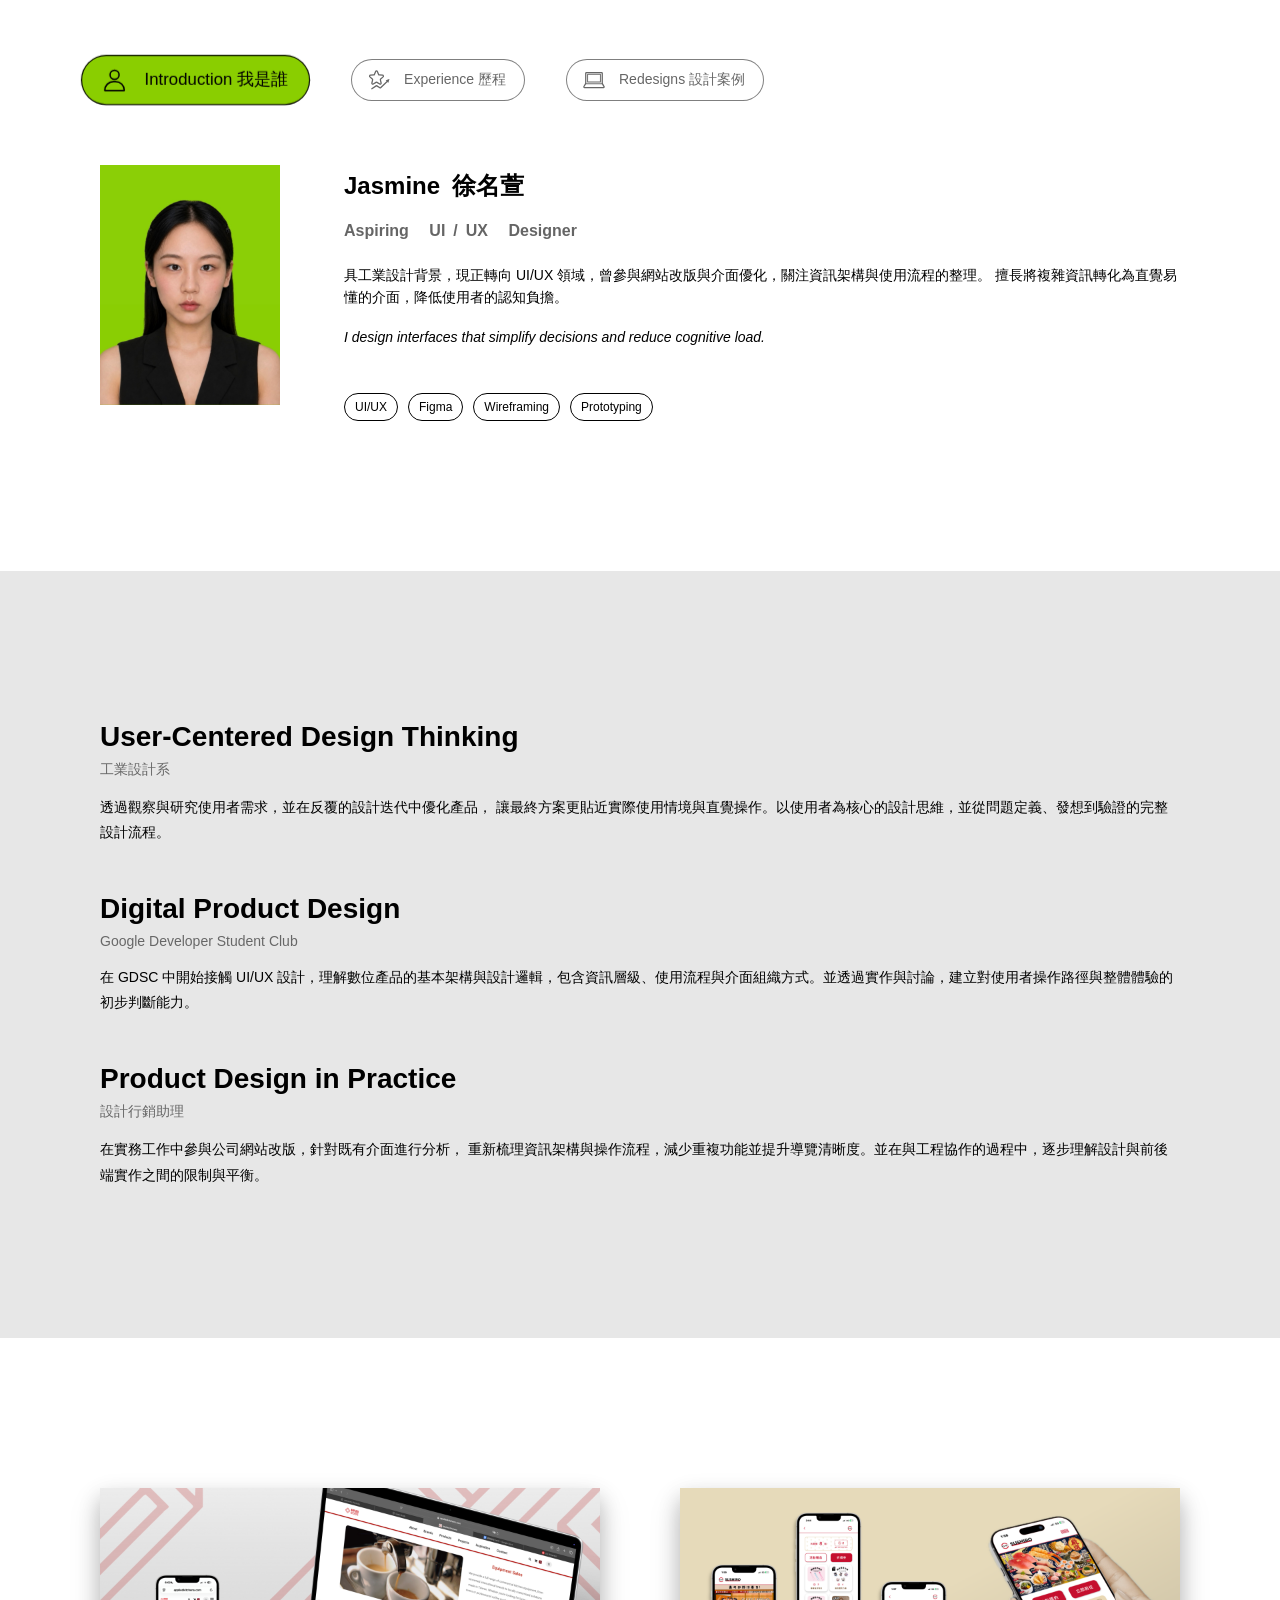
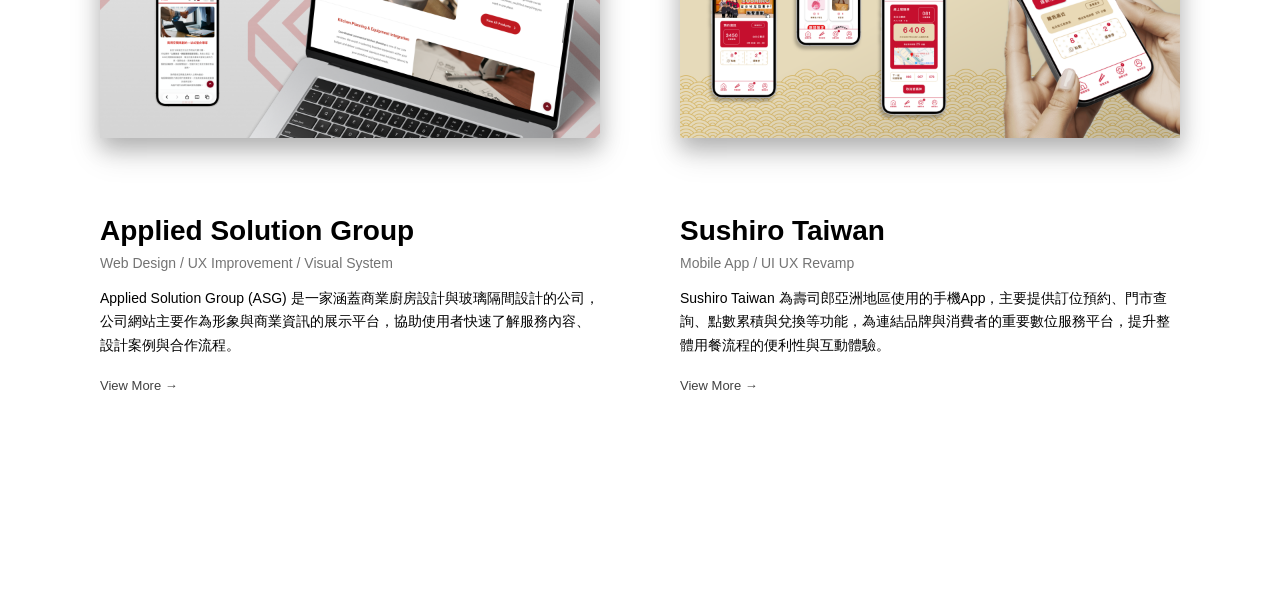
<file: index.html>
<!DOCTYPE html>
<html lang="zh-Hant">
    
<head>
  <meta charset="UTF-8">
  <meta name="viewport" content="width=device-width, initial-scale=1.0">
  <title>Jasmine's Portfolio</title>
  <link rel="stylesheet" href="style.css">
</head>

<body>
  <!-- 上方固定導航 -->
  <nav class="side-nav">
    <a href="#section1" class="nav-item">
      <span class="btn-icon">
        <img src="images/intro.svg" alt="">
      </span>
      <span class="text">Introduction 我是誰</span>
    </a>
    <a href="#section2" class="nav-item">
      <span class="btn-icon">
        <img src="images/exp.svg" alt="">
      </span>
      <span class="text">Experience 歷程</span>
    </a>
    <a href="#section3" class="nav-item">
      <span class="btn-icon">
        <img src="images/case.svg" alt="">
      </span>
      <span class="text">Redesigns 設計案例</span>
    </a>
  </nav>

  <!-- 內容區 -->
  <main>
    <section id="section1" class="section intro">

      <div class="intro-container">

      <!-- 中間profile pic -->
      <div class="profile">
        <img src="images/profile.jpg" class="intro-photo">
      </div>

      <!-- 最右文字區 -->
      <div class="intro-content">
        <h1 class="intro-title">Jasmine&ensp;徐名萱</h1>
        <h2 class="intro-subtitle">Aspiring &emsp;UI&ensp;/&ensp;UX &emsp;Designer</h2>
        <p class="intro-text">
          具工業設計背景，現正轉向 UI/UX 領域，曾參與網站改版與介面優化，關注資訊架構與使用流程的整理。
          擅長將複雜資訊轉化為直覺易懂的介面，降低使用者的認知負擔。
        </p>
        <p class="intro-mantra">
          I design interfaces that simplify decisions and reduce cognitive load.
        </p>
        <div class="intro-skills">
          <span>UI/UX</span>
          <span>Figma</span>
          <span>Wireframing</span>
          <span>Prototyping</span>
        </div>
      </div>

    </div>

    </section>

    <section id="section2" class="section experience">
      <div class="experience-container">

        <div class="experience-item">
          <h2 class="experience-title">User-Centered Design Thinking</h2>
          <p class="experience-subtitle">工業設計系</p>
          <p class="experience-text">透過觀察與研究使用者需求，並在反覆的設計迭代中優化產品，
讓最終方案更貼近實際使用情境與直覺操作。以使用者為核心的設計思維，並從問題定義、發想到驗證的完整設計流程。</p>
        </div>

        <div class="experience-item">
          <h2 class="experience-title">Digital Product Design</h2>
          <p class="experience-subtitle">Google Developer Student Club</p>
          <p class="experience-text">在 GDSC 中開始接觸 UI/UX 設計，理解數位產品的基本架構與設計邏輯，包含資訊層級、使用流程與介面組織方式。並透過實作與討論，建立對使用者操作路徑與整體體驗的初步判斷能力。</p>
        </div>

        <div class="experience-item">
          <h2 class="experience-title">Product Design in Practice</h2>
          <p class="experience-subtitle">設計行銷助理</p>
          <p class="experience-text">在實務工作中參與公司網站改版，針對既有介面進行分析，
重新梳理資訊架構與操作流程，減少重複功能並提升導覽清晰度。並在與工程協作的過程中，逐步理解設計與前後端實作之間的限制與平衡。</p>
        </div>

      </div>
    </section>

    <section id="section3" class="section redesigns">
      <div class="redesigns-container">

        <a href="case-website.html" class="project-card">
          <img src="./images/website-cover.png" alt="ASG" class="project-cover">

          <div class="project-info">
            <h2 class="project-title">Applied Solution Group</h2>
            <p class="project-subtitle">Web Design / UX Improvement / Visual System</p>
            <p class="project-text">Applied Solution Group (ASG) 是一家涵蓋商業廚房設計與玻璃隔間設計的公司，公司網站主要作為形象與商業資訊的展示平台，協助使用者快速了解服務內容、設計案例與合作流程。</p>
            <span class="project-link">View More →</span>
          </div>
        </a>

        <a href="case-app.html" class="project-card">
          <img src="./images/app-cover.png" alt="sushiro" class="project-cover">

          <div class="project-info">
            <h2 class="project-title">Sushiro Taiwan</h2>
            <p class="project-subtitle">Mobile App / UI UX Revamp</p>
            <p class="project-text">Sushiro Taiwan 為壽司郎亞洲地區使用的手機App，主要提供訂位預約、門市查詢、點數累積與兌換等功能，為連結品牌與消費者的重要數位服務平台，提升整體用餐流程的便利性與互動體驗。</p>
            <span class="project-link">View More →</span>
          </div>
        </a>

      </div>
    </section>

  </main>

  <script src="script.js"></script>

  <script>
  const navItems = document.querySelectorAll('.nav-item');

  navItems.forEach(item => {
    item.addEventListener('click', () => {
      navItems.forEach(btn => btn.classList.remove('active'));
      item.classList.add('active');
    });
  });

  const sections = document.querySelectorAll('section[id]');

  window.addEventListener('scroll', () => {
    let currentId = '';

    sections.forEach(section => {
      const sectionTop = section.offsetTop;
      const sectionHeight = section.offsetHeight;

      if (window.scrollY >= sectionTop - sectionHeight / 3) {
        currentId = section.getAttribute('id');
      }
    });

    navItems.forEach(item => {
      item.classList.remove('active');

      if (item.getAttribute('href') === `#${currentId}`) {
        item.classList.add('active');
      }
    });
  });
</script>

</body>


</html>
</file>
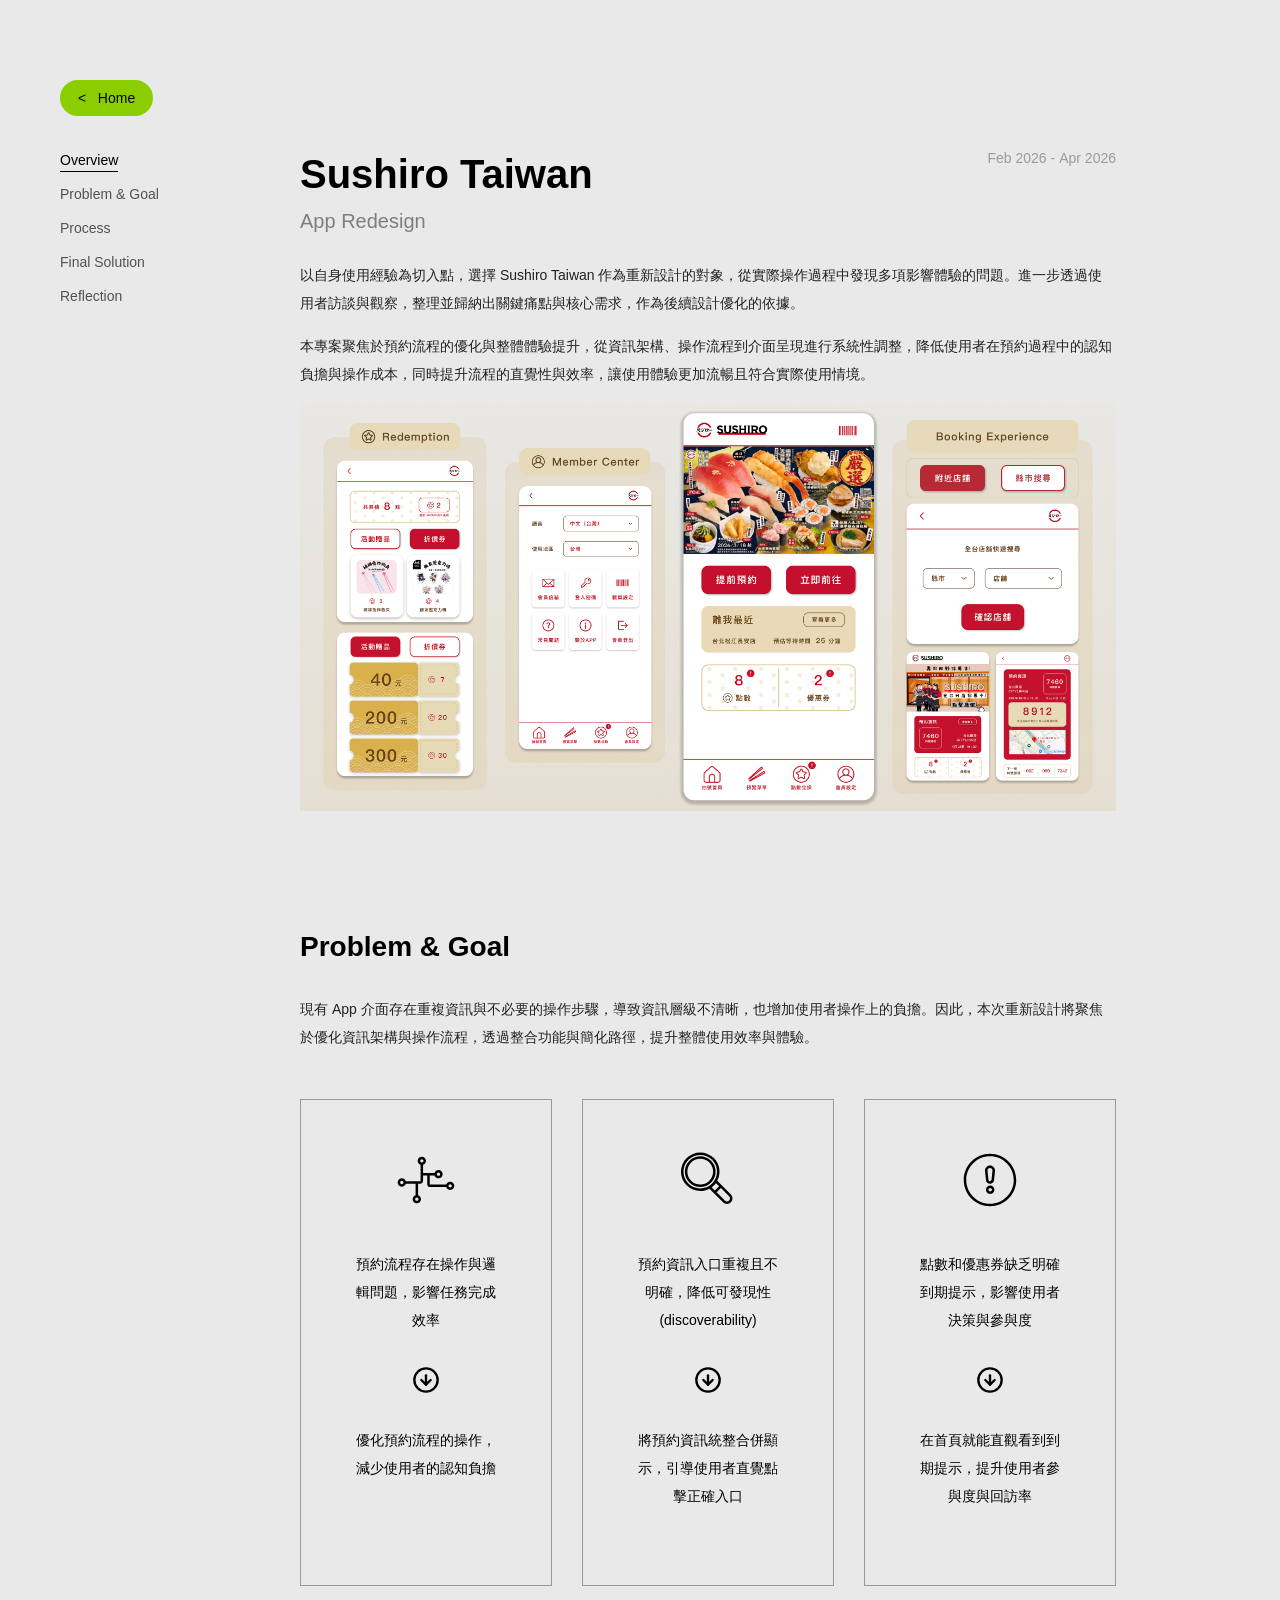
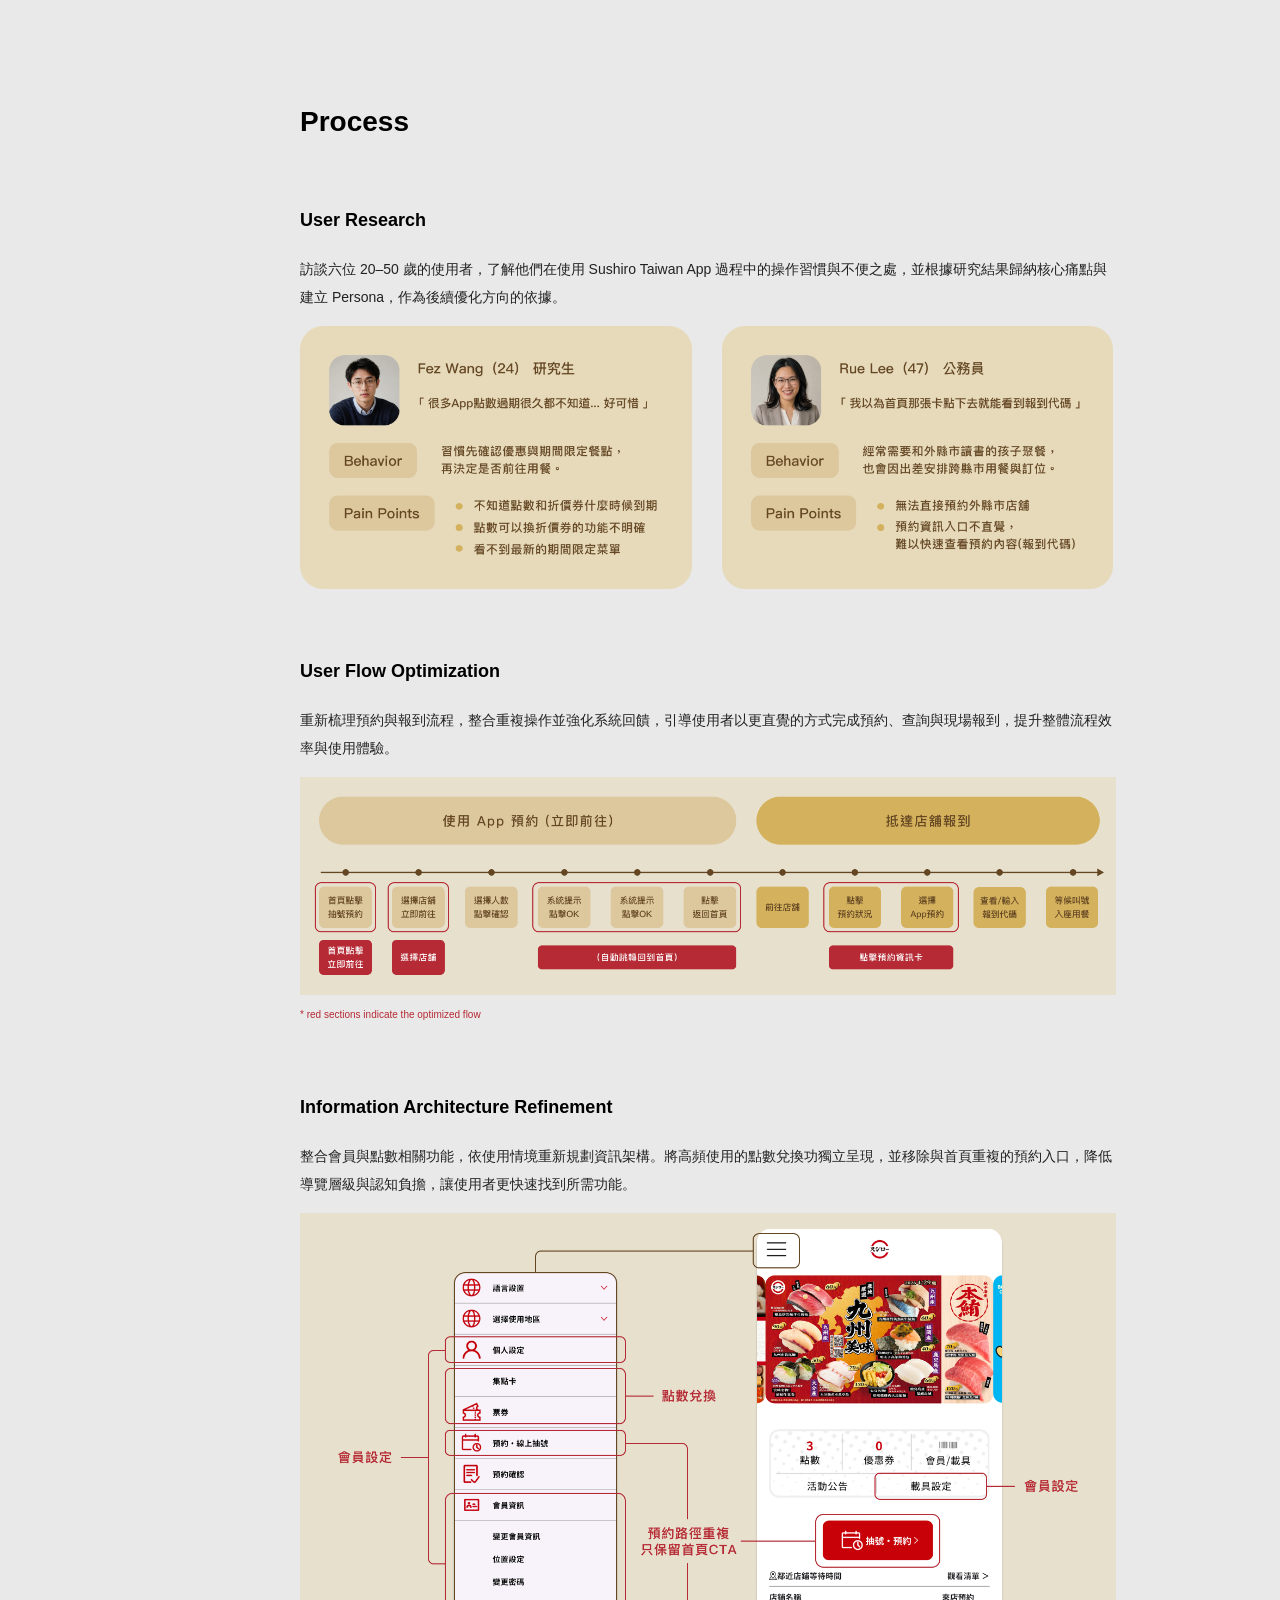
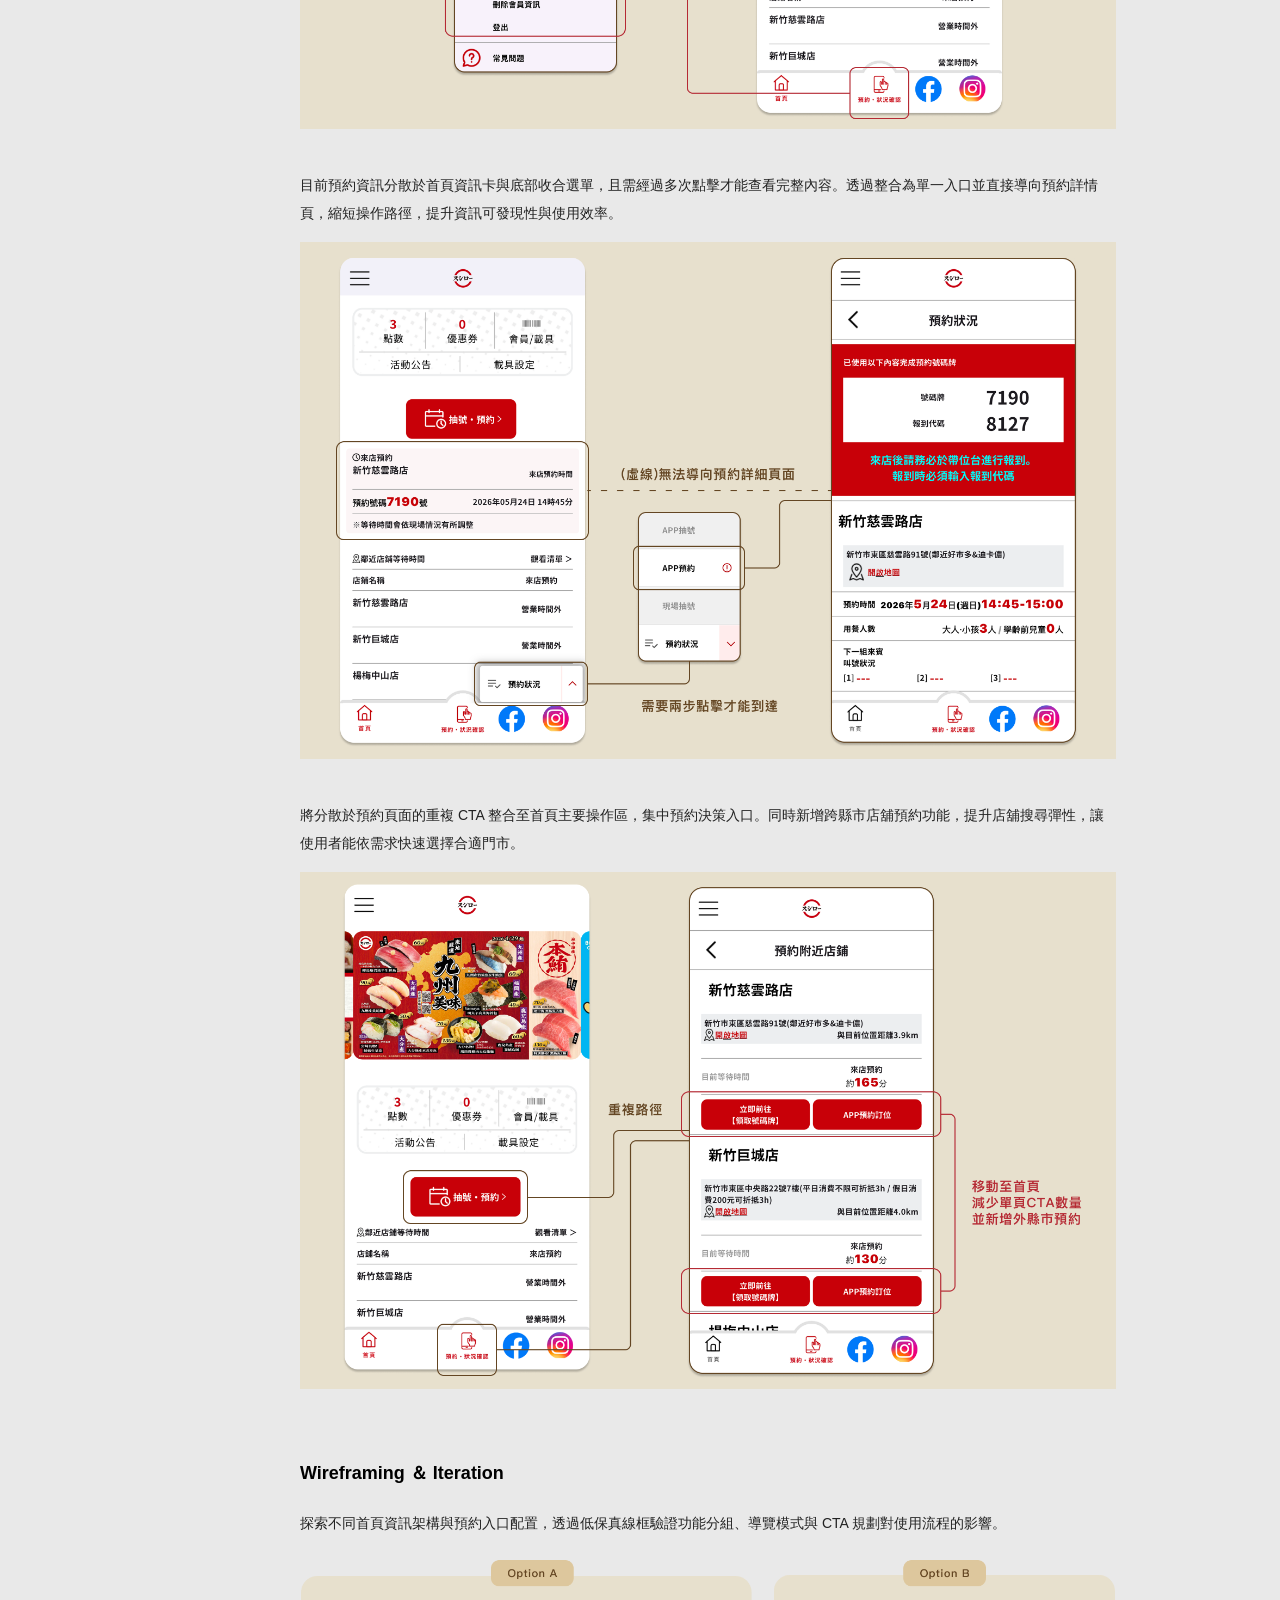
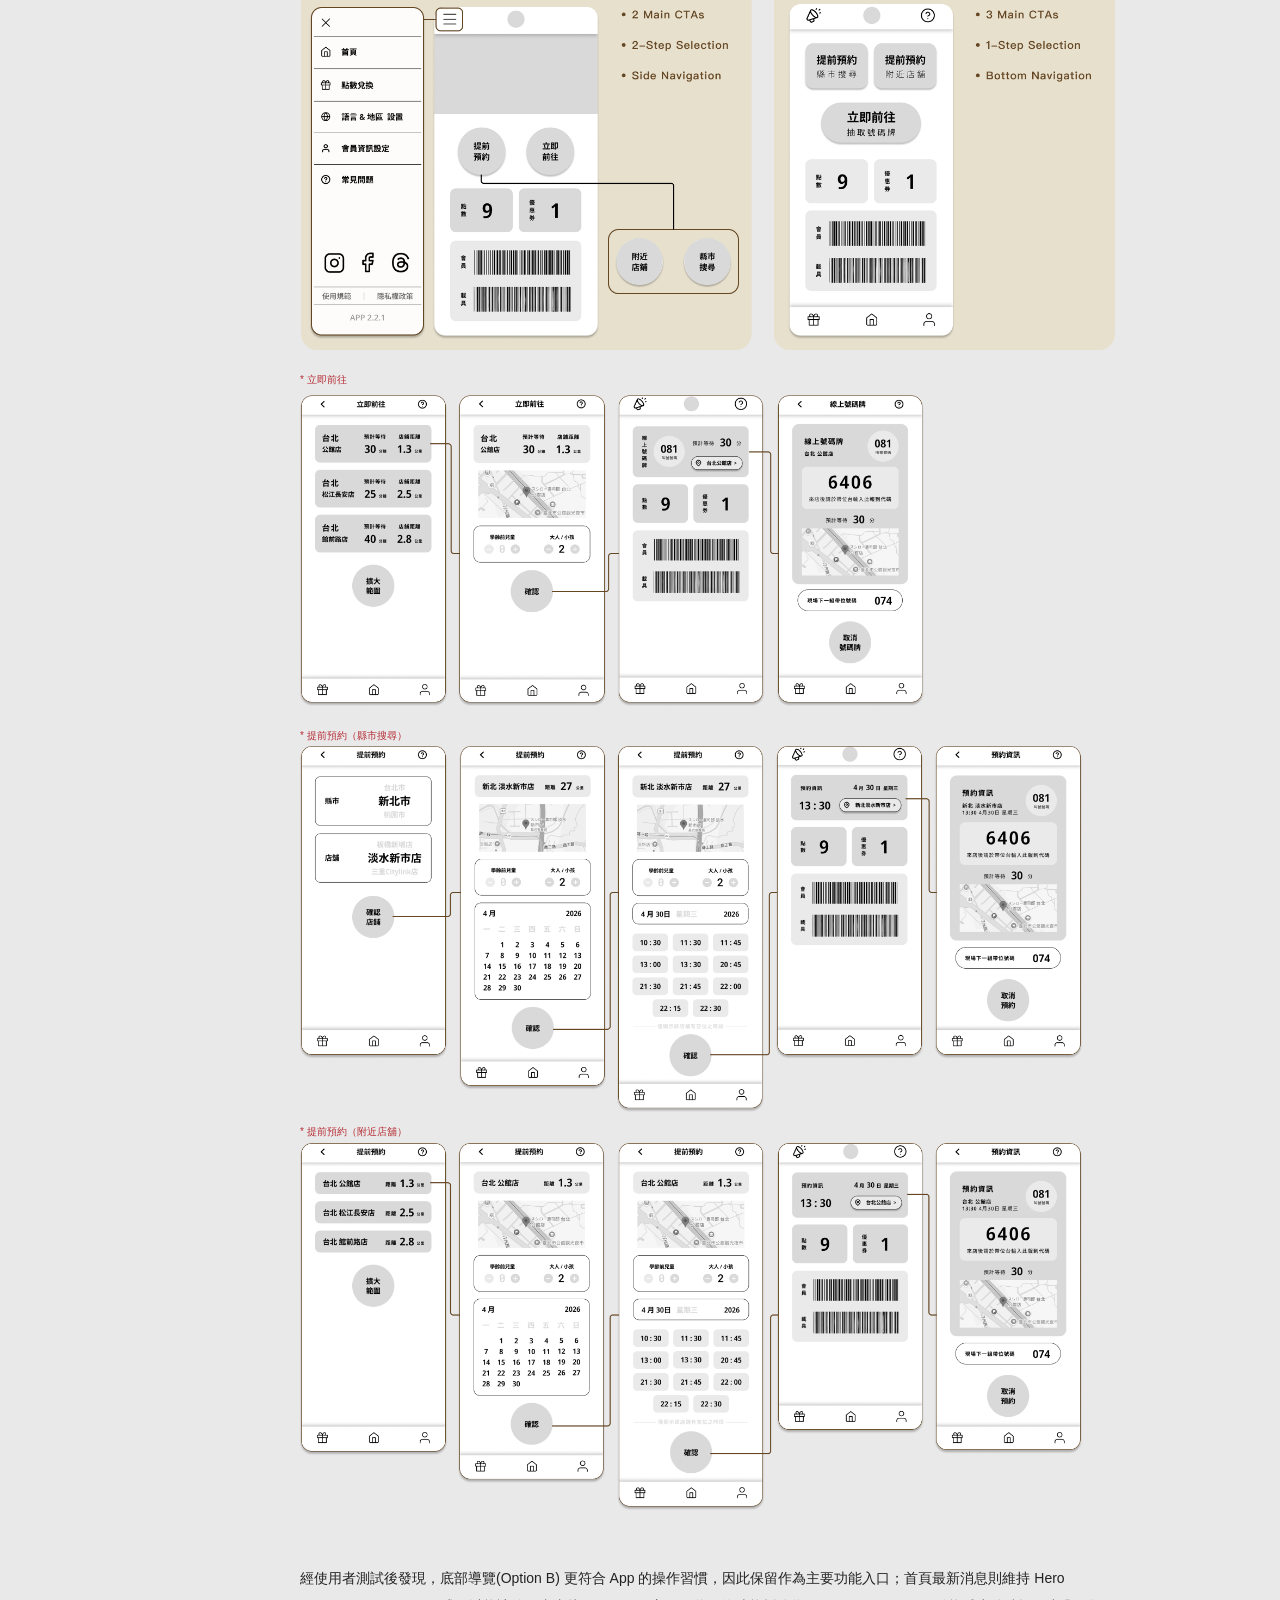
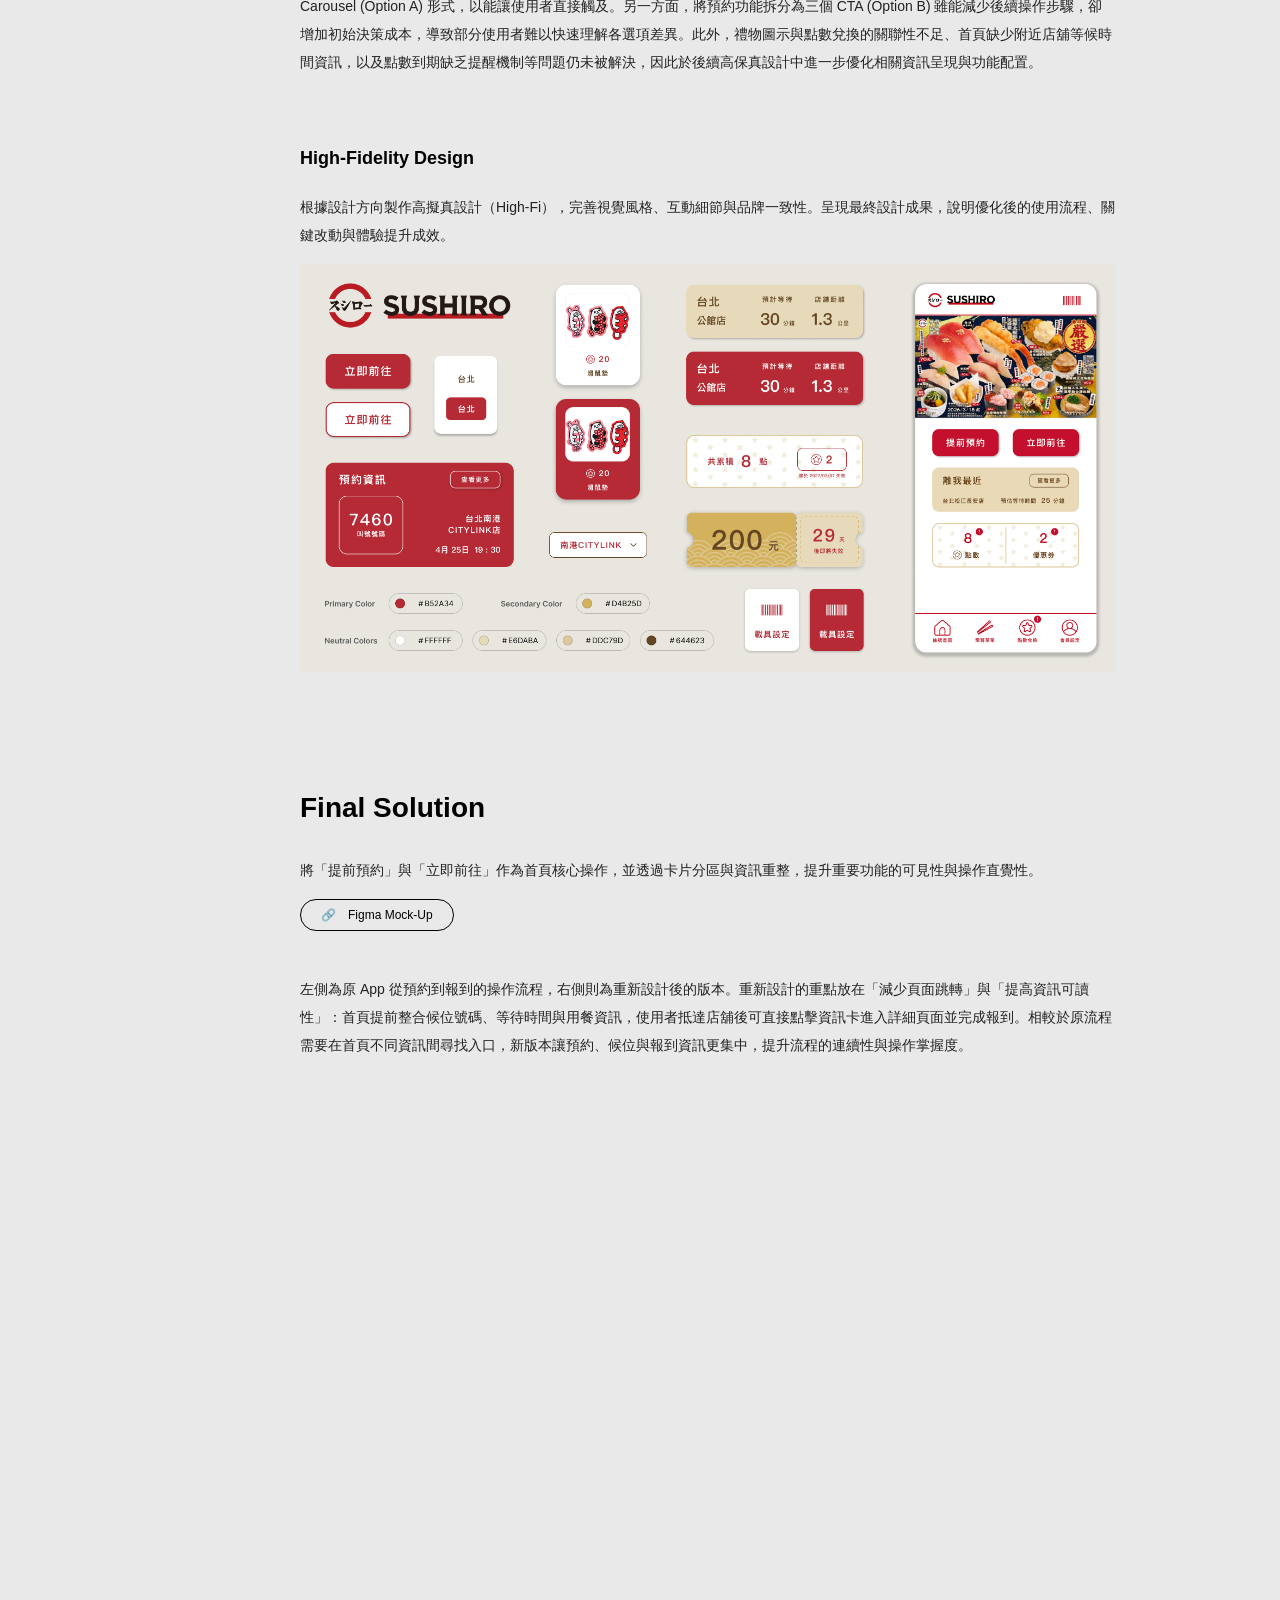
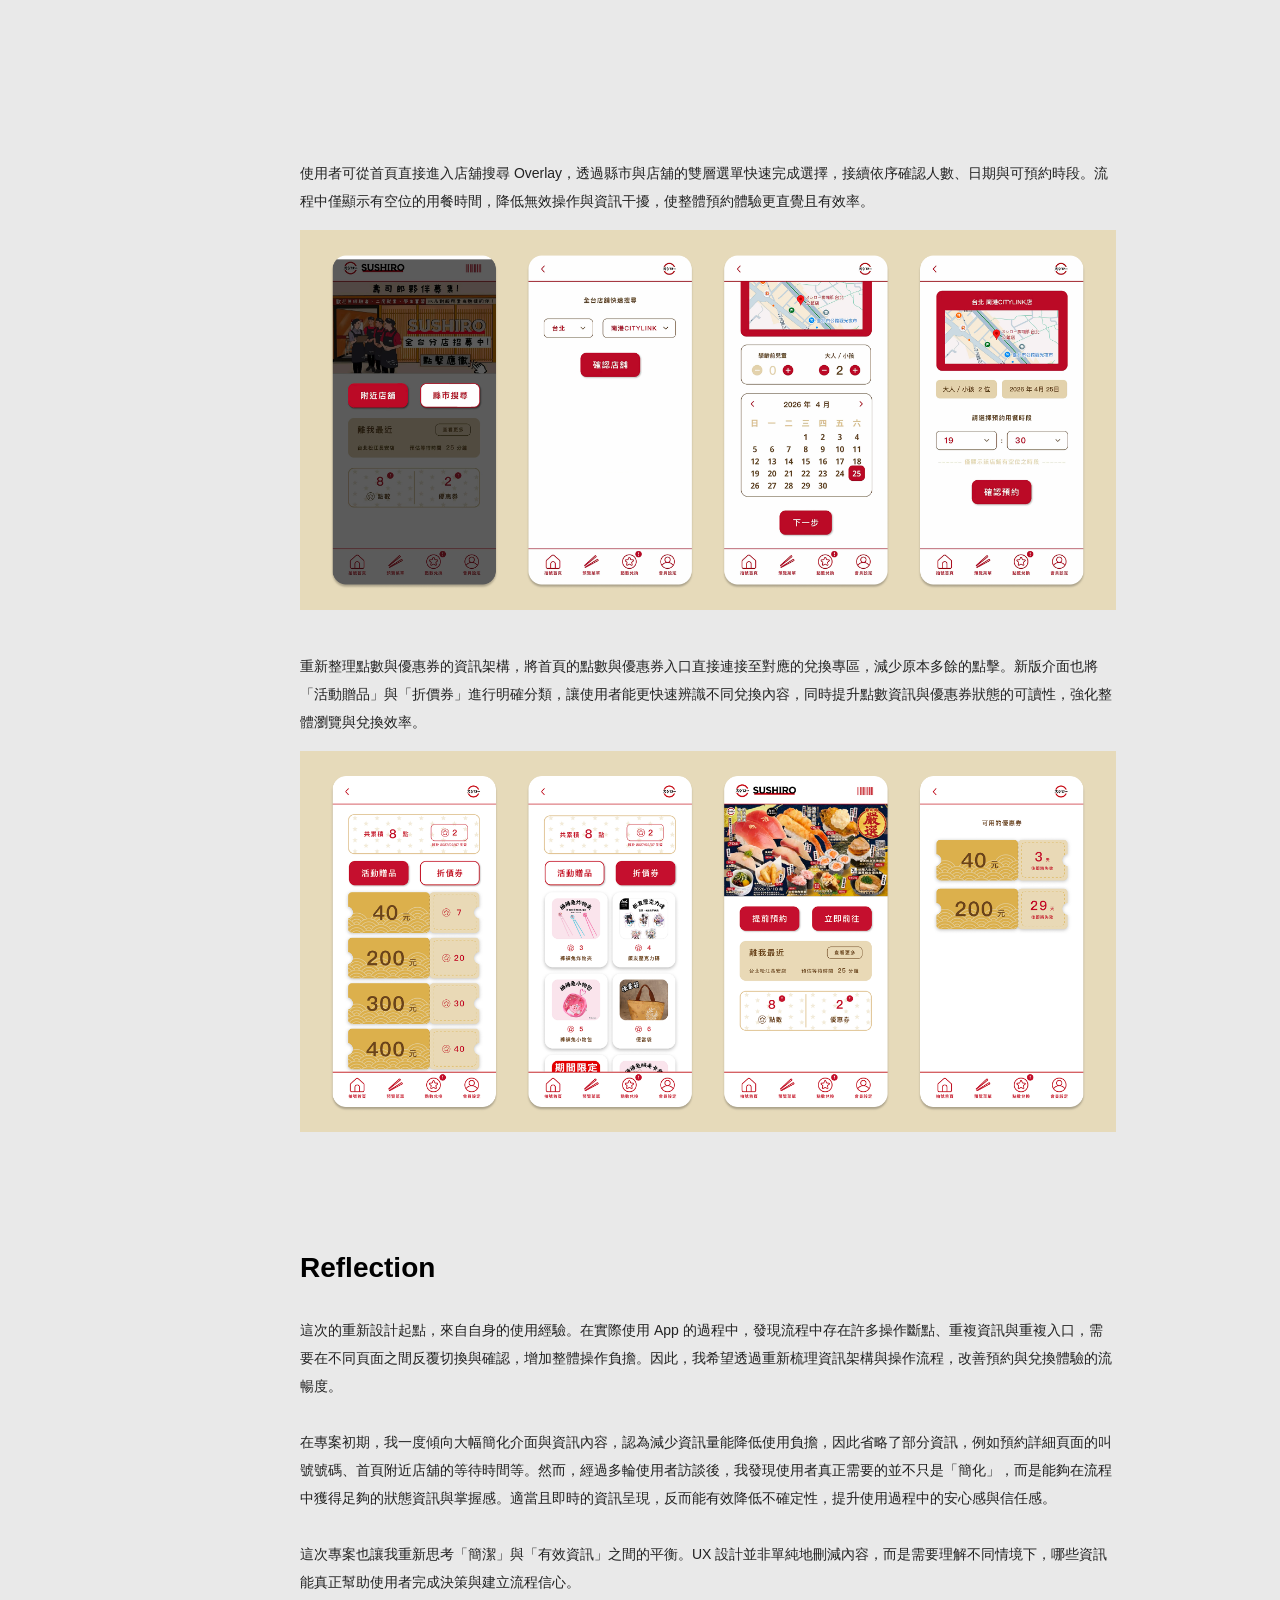
<file: case-app.html>
<!DOCTYPE html>
<html lang="zh-Hant">

<head>
  <meta charset="UTF-8">
  <meta name="viewport" content="width=device-width, initial-scale=1.0">
  <title>Case Study</title>
  <link rel="stylesheet" href="style.css">
  <link rel="stylesheet" href="case.css">
</head>

<body class="case-page">

  <aside class="case-nav">
    <a href="index.html#section3" class="home-pill">&lt; &nbsp; Home</a>

    <nav class="case-menu">
      <a href="#overview">Overview</a>
      <a href="#problem-goal">Problem &amp; Goal</a>
      <a href="#process">Process</a>
      <a href="#Final-solution">Final Solution</a>
      <a href="#reflection">Reflection</a>
    </nav>
  </aside>

  <main class="case-page">
  <section id="overview" class="hero-section"> 
  <!-- /* 對應 side-nav 的 #overview */ -->
    <div class="case-header">
      <div>
        <h1>Sushiro Taiwan</h1>
        <p class="case-type">App Redesign</p>
      </div>
      <p class="case-date">
        <span>Feb 2026 -</span>
        <span>Apr 2026</span>
      </p>
    </div>

    <p class="case-text">
      以自身使用經驗為切入點，選擇 Sushiro Taiwan 作為重新設計的對象，從實際操作過程中發現多項影響體驗的問題。進一步透過使用者訪談與觀察，整理並歸納出關鍵痛點與核心需求，作為後續設計優化的依據。
    </p>
    <p class="case-text">
      本專案聚焦於預約流程的優化與整體體驗提升，從資訊架構、操作流程到介面呈現進行系統性調整，降低使用者在預約過程中的認知負擔與操作成本，同時提升流程的直覺性與效率，讓使用體驗更加流暢且符合實際使用情境。
    </p>

    <img src="images/app-overview.png" alt="Sushiro Taiwan APP Overview" class="hero-image">
  </section>

  <section id="problem-goal" class="case-section"> 
  <!-- /* 對應 #problem-goal */ -->
    <h2>Problem & Goal</h2>
    <p class="case-text">
      現有 App 介面存在重複資訊與不必要的操作步驟，導致資訊層級不清晰，也增加使用者操作上的負擔。因此，本次重新設計將聚焦於優化資訊架構與操作流程，透過整合功能與簡化路徑，提升整體使用效率與體驗。
    </p>
  
  <div class="goal-grid"> <!-- 三張卡片的外層 -->

  <div class="goal-card"> <!-- 每一張 goal 卡片 -->
    <div class="goal-part reveal"> <!-- 第一段：icon + 問題文字，先出現 -->
      <img src="images/route.svg" class="goal-icon" alt=""> <!-- 上方 icon SVG -->
      <p class="goal-text">預約流程存在操作與邏輯問題，影響任務完成效率</p> <!-- 第一行文字 -->
    </div>
    <img src="images/arrow.svg" class="goal-arrow reveal delay-1" alt=""> <!-- 第二段：箭頭，晚一點出現 -->
    <p class="goal-text goal-result reveal delay-2">優化預約流程的操作，減少使用者的認知負擔</p> <!-- 第三段：最後文字，最晚出現 -->
  </div>

  <div class="goal-card"> <!-- 每一張 goal 卡片 -->
    <div class="goal-part reveal"> <!-- 第二段：icon + 問題文字，先出現 -->
      <img src="images/discover.svg" class="goal-icon" alt=""> <!-- 上方 icon SVG -->
      <p class="goal-text">預約資訊入口重複且不明確，降低可發現性(discoverability)</p> <!-- 第一行文字 -->
    </div>
    <img src="images/arrow.svg" class="goal-arrow reveal delay-1" alt=""> <!-- 第二段：箭頭，晚一點出現 -->
    <p class="goal-text goal-result reveal delay-2">將預約資訊統整合併顯示，引導使用者直覺點擊正確入口</p> <!-- 第三段：最後文字，最晚出現 -->
  </div>

  <div class="goal-card"> <!-- 每一張 goal 卡片 -->
    <div class="goal-part reveal"> <!-- 第三段：icon + 問題文字，先出現 -->
      <img src="images/hint.svg" class="goal-icon" alt=""> <!-- 上方 icon SVG -->
      <p class="goal-text">點數和優惠券缺乏明確到期提示，影響使用者決策與參與度</p> <!-- 第一行文字 -->
    </div>
    <img src="images/arrow.svg" class="goal-arrow reveal delay-1" alt=""> <!-- 第二段：箭頭，晚一點出現 -->
    <p class="goal-text goal-result reveal delay-2">在首頁就能直觀看到到期提示，提升使用者參與度與回訪率</p> <!-- 第三段：最後文字，最晚出現 -->
  </div>

  </div>

  </section>

  <section id="process" class="case-section"> 
  <!-- /* 對應 #process */ -->
    <h2>Process</h2>

    <div class="process-block">
      <h3>User Research</h3>
      <p class="case-text">
        訪談六位 20–50 歲的使用者，了解他們在使用 Sushiro Taiwan App 過程中的操作習慣與不便之處，並根據研究結果歸納核心痛點與建立 Persona，作為後續優化方向的依據。
      </p>
      <div class="persona-group">
    <img src="images/persona01.png" alt="persona01" class="content-image">
    <img src="images/persona02.png" alt="persona02" class="content-image">
      </div>
    </div>

    <div class="process-block">
      <h3>User Flow Optimization</h3>
      <p class="case-text">
        重新梳理預約與報到流程，整合重複操作並強化系統回饋，引導使用者以更直覺的方式完成預約、查詢與現場報到，提升整體流程效率與使用體驗。
      </p>
      <img src="images/User Flow.png" alt="User Flow" class="content-image">
      <p class="case-text-add">
        * red sections indicate the optimized flow
      </p>
    </div>

    <div class="process-block">
      <h3>Information Architecture Refinement</h3>
      <p class="case-text">
        整合會員與點數相關功能，依使用情境重新規劃資訊架構。將高頻使用的點數兌換功獨立呈現，並移除與首頁重複的預約入口，降低導覽層級與認知負擔，讓使用者更快速找到所需功能。
      </p>
      <img src="images/IA-1.png" alt="IA-1" class="content-image">
      <p class="case-text">
        <br/>目前預約資訊分散於首頁資訊卡與底部收合選單，且需經過多次點擊才能查看完整內容。透過整合為單一入口並直接導向預約詳情頁，縮短操作路徑，提升資訊可發現性與使用效率。
      </p>
      <img src="images/IA-2.png" alt="IA-2" class="content-image">
      <p class="case-text">
        <br/>將分散於預約頁面的重複 CTA 整合至首頁主要操作區，集中預約決策入口。同時新增跨縣市店舖預約功能，提升店舖搜尋彈性，讓使用者能依需求快速選擇合適門市。
      </p>
      <img src="images/IA-3.png" alt="IA-3" class="content-image">
    
    </div>

    <div class="process-block">
      <h3>Wireframing ＆ Iteration</h3>
      <p class="case-text">
        探索不同首頁資訊架構與預約入口配置，透過低保真線框驗證功能分組、導覽模式與 CTA 規劃對使用流程的影響。
      </p>
      <img src="images/Wireframing ＆ Iteration.png" alt="Wireframing ＆ Iteration" class="content-image">
      <p class="case-text-add">
        * 立即前往
      </p>
      <img src="images/Wireframing ＆ Iteration -01.png" alt="Wireframing ＆ Iteration" class="content-image">
      <p class="case-text-add">
        * 提前預約（縣市搜尋）
      </p>
      <img src="images/Wireframing ＆ Iteration -02.png" alt="Wireframing ＆ Iteration" class="content-image">
      <p class="case-text-add">
        * 提前預約（附近店舖）
      </p>
      <img src="images/Wireframing ＆ Iteration -03.png" alt="Wireframing ＆ Iteration" class="content-image">
      <p class="case-text">
        經使用者測試後發現，底部導覽(Option B) 更符合 App 的操作習慣，因此保留作為主要功能入口；首頁最新消息則維持 Hero Carousel (Option A) 形式，以能讓使用者直接觸及。另一方面，將預約功能拆分為三個 CTA (Option B) 雖能減少後續操作步驟，卻增加初始決策成本，導致部分使用者難以快速理解各選項差異。此外，禮物圖示與點數兌換的關聯性不足、首頁缺少附近店舖等候時間資訊，以及點數到期缺乏提醒機制等問題仍未被解決，因此於後續高保真設計中進一步優化相關資訊呈現與功能配置。
      </p>
    </div>

    <div class="process-block">
      <h3>High-Fidelity Design</h3>
      <p class="case-text">
        根據設計方向製作高擬真設計（High-Fi），完善視覺風格、互動細節與品牌一致性。呈現最終設計成果，說明優化後的使用流程、關鍵改動與體驗提升成效。
      </p>
      <img src="images/High-Fidelity Design.png" alt="High-Fidelity Design" class="content-image">
    </div>
  </section>

  <section id="Final-solution" class="case-section">
  <!-- /* 注意大小寫要跟 href 一樣 */ -->
    <h2>Final Solution</h2>
    <p class="case-text">
      將「提前預約」與「立即前往」作為首頁核心操作，並透過卡片分區與資訊重整，提升重要功能的可見性與操作直覺性。
    </p>
    <a href="https://www.figma.com/proto/ZRHfhXmqx0Gy2ruqWRZTUZ/SUSHIRO--Copy-?node-id=2008-4521&t=YurMn73h1VNOuFlE-1" class="pill-btn" target="_blank">
      <span class="icon">🔗</span>
      <span class="text">Figma Mock-Up</span>
    </a>
    <p class="case-text">
      左側為原 App 從預約到報到的操作流程，右側則為重新設計後的版本。重新設計的重點放在「減少頁面跳轉」與「提高資訊可讀性」：首頁提前整合候位號碼、等待時間與用餐資訊，使用者抵達店舖後可直接點擊資訊卡進入詳細頁面並完成報到。相較於原流程需要在首頁不同資訊間尋找入口，新版本讓預約、候位與報到資訊更集中，提升流程的連續性與操作掌握度。
    </p>
    <div class="video-placeholder app-video">
      <video autoplay muted loop playsinline>
        <source src="images/Final-solution-01.mp4" type="video/mp4">
      </video>
    </div>
    <p class="case-text">
      <br/>使用者可從首頁直接進入店舖搜尋 Overlay，透過縣市與店舖的雙層選單快速完成選擇，接續依序確認人數、日期與可預約時段。流程中僅顯示有空位的用餐時間，降低無效操作與資訊干擾，使整體預約體驗更直覺且有效率。
    </p>
    <img src="images/final02.png" class="content-image">
    <p class="case-text">
      <br/>重新整理點數與優惠券的資訊架構，將首頁的點數與優惠券入口直接連接至對應的兌換專區，減少原本多餘的點擊。新版介面也將「活動贈品」與「折價券」進行明確分類，讓使用者能更快速辨識不同兌換內容，同時提升點數資訊與優惠券狀態的可讀性，強化整體瀏覽與兌換效率。
    </p>
    <img src="images/final03.png" class="content-image">
  </section>

  <section id="reflection" class="case-section reflection-section"> 
  <!-- /* 對應 #reflection */ -->
    <h2>Reflection</h2>
    <p class="case-text">
      這次的重新設計起點，來自自身的使用經驗。在實際使用 App 的過程中，發現流程中存在許多操作斷點、重複資訊與重複入口，需要在不同頁面之間反覆切換與確認，增加整體操作負擔。因此，我希望透過重新梳理資訊架構與操作流程，改善預約與兌換體驗的流暢度。
      <br/><br/>在專案初期，我一度傾向大幅簡化介面與資訊內容，認為減少資訊量能降低使用負擔，因此省略了部分資訊，例如預約詳細頁面的叫號號碼、首頁附近店舖的等待時間等。然而，經過多輪使用者訪談後，我發現使用者真正需要的並不只是「簡化」，而是能夠在流程中獲得足夠的狀態資訊與掌握感。適當且即時的資訊呈現，反而能有效降低不確定性，提升使用過程中的安心感與信任感。
      <br/><br/>這次專案也讓我重新思考「簡潔」與「有效資訊」之間的平衡。UX 設計並非單純地刪減內容，而是需要理解不同情境下，哪些資訊能真正幫助使用者完成決策與建立流程信心。
    </p>
  </section>
</main>

    <a href="#overview" class="to-top">↑</a>
    <script src="case.js"></script>

</body>
</file>
<file: style.css>
* {
  box-sizing: border-box;
}

body {
  margin: 0;
  font-family: Helvetica;
}

/* 按鈕 */

.side-nav {
  position: fixed;
  left: 80px;
  top: 80px;
  transform: translateY(-50%);
  display: flex;
  flex-direction: row;
  gap: 40px;
  z-index: 100; /* 🔥 比線高就好 */
}
.nav-item {
  display: inline-flex;
  align-items: center;
  padding: 5px 18px 5px 12px; 
  gap: 10px;
  border-radius: 999px; 
  background: rgba(255, 255, 255, 0.1); 
  backdrop-filter: blur(10px); /* 毛玻璃 */
  border: 1px solid rgba(0, 0, 0, 0.5); 
  color: #000;
  text-decoration: none;
  font-size: 14px;
  transition: all 0.3s ease;
}
.nav-item span {
  opacity: 0.6;
}
.nav-item.active span {
  opacity: 1;
}
.btn-icon img {
  width: 30px; /* 控制 icon 大小 */
  height: 30px; /* 固定比例 */
  display: block; /* 避免底部多空隙 */
}
.nav-item:hover {
  transform: scale(1.1);
  background: rgba(255, 255, 255, 0.2);
}
.nav-item.active {
  transform: scale(1.2);
  background: rgba(138, 206, 0);
  border-color: rgba(0, 0, 0, 0.9);
}

#section1 { background: #ffffff; }
#section2 { background: rgb(231, 231, 231); }
#section3 { background: #ffffff; }



/* 手機版按鈕 */

@media (max-width: 768px) {

  .side-nav { /* 按鈕外層容器 */
    position: fixed; /* 固定在畫面上 */
    top: 25px; /* 距離上方 */
    left: 50%; /* 水平置中基準 */
    transform: translateX(-50%); /* 真正置中 */
    display: flex; /* 橫排 */
    flex-direction: row; /* 水平排列 */
    justify-content: center; /* 置中排列 */
    gap: 10px;
    width: calc(100% - 32px); /* 🔥 不超出 viewport */
    max-width: 300px; /* 🔥 限制最大寬 */
  }
  .nav-item {
    width: 44px; /* 🔥 固定寬 */
    height: 44px; /* 🔥 固定高（=寬 才是正圓） */
    padding: 0; /* 🔥 一定要0，不然變橢圓 */
    border-radius: 50%; /* 🔥 正圓 */
    overflow: hidden; /* 🔥 把右邊文字切掉 */
    display: flex;
    justify-content: flex-start; /* 🔥 靠左 */
    flex-shrink: 0; /* 🔥 不被壓扁 */
    gap: 20px;
  }
  .nav-icon {
    width: 18px; /* icon 寬度 */
    height: 18px; /* icon 高度 */
    display: block;
  }
  .nav-item.active {
    width: auto; /* 展開成膠囊 */
    padding: 10px 15px 10px 12px; /* 展開後左右留白 */
    border-radius: 999px; /* 展開後膠囊圓角 */
    gap: 8px; /* icon 和文字距離 */
  }
  .nav-item:not(.active) img {
    transform: translateX(6.5px) translateY(0px) !important;
  }
}
  /* 第一顆 active：拉開它和第二顆 */
  .nav-item:nth-child(1).active {
    margin-left: 20px;
  }
  .nav-item:nth-child(1).active + .nav-item {
    margin-left: 20px;
    margin-right: 1px;
  }
  /* 第二顆 active：左右都拉開 */
  .nav-item:nth-child(2).active {
    margin-left: 20px;
    margin-right: 20px;
  }
  /* 第三顆 active：拉開第二顆和第三顆 */
  .nav-item:nth-child(2):has(+ .nav-item:nth-child(3).active) {
    margin-right: 20px;
  }
  .nav-item:nth-child(3).active {
    margin-right: 20px;
}



/* ===== Section 1 ===== */

.intro {
  display: flex; /* 讓裡面可以置中 */
  justify-content: center; /* 水平置中整個 container */
  padding: 150px 80px 150px; /* 上下100 左右20 */
}
.intro-container {
  width: 100%;
  max-width: 1200px; /* 最大寬 */
  margin: 0 auto; /* 🔥 左右永遠一樣 */
  padding: 0 20px; /* 🔥 小螢幕左右留白 */
  display: flex;
  align-items: center;
  gap: clamp(24px, 5vw, 64px);
}
.intro-content {
  flex: 1; /* 吃剩餘空間 */
  min-width: 0; /* 防止爆版 */
  text-align: left;
}

.intro::after {
  content: "";
  position: fixed; /* 🔥 讓它固定在畫面 */
  left: 0;
  top: 0px; /* ← 你按鈕那條的高度自己調 */
  width: 100%;
  height: 200px; /* 橫條高度 */
  z-index: 50;
  pointer-events: none; /* 不擋點擊 */
  -webkit-backdrop-filter: blur(100px);
  /* 🔥 關鍵：往下漸層消失 */
  mask-image: linear-gradient(
    to bottom,
    rgba(0,0,0,1) 0%,
    rgba(0,0,0,0.6) 60%,
    rgba(0,0,0,0) 100%
  );
}

/* 大標 */
.intro-title {
  font-size: 24px;
  margin-bottom: 20px;
}
/* 照片 */
.intro-photo {
  width: 180px;
  height: 240px;
  object-fit: cover;
  border-radius: 0%;
  display: block;
}
/* 小標 */
.intro-subtitle {
  font-size: 16px;
  opacity: 0.6;
  margin-bottom: 24px;
}
/* 內文 */
.intro-text {
  font-size: 14px;
  line-height: 1.6;
  margin-bottom: 20px;
}
/* mantra */
.intro-mantra {
  font-size: 14px;
  font-style: italic;
  margin-bottom: 48px;
}
/* 技能 */
.intro-skills {
  display: flex;
  gap: 10px;
  flex-wrap: wrap;
  justify-content: flex-start;
}
.intro-skills span {
  font-size: 12px;
  padding: 6px 10px;
  border: 1px solid #000;
  border-radius: 999px;
}



/* ===== Section 2 ===== */

.experience {
  padding-top: 150px;   /* 上固定 */
  padding-bottom: 150px; /* 下固定 */
  padding-left: 100px;   /* 左固定最小 */
  padding-right: 100px;  /* 右固定最小 */
  display: flex;
  justify-content: flex-start; /* 🔥 整塊置中 */
}
.experience-container {
  width: 100%;
  max-width: 1200px; /* 跟 intro 對齊 */
  margin: 0 auto; /* 🔥 左右等比例 */
  display: flex;
  flex-direction: column;
  align-items: flex-start; /* 🔥 靠左（不要 flex-end） */
  gap: 48px;
  text-align: left;
}
.experience-title {
  font-size: 28px;
  margin: 0 0 8px;
}
.experience-subtitle {
  font-size: 14px;
  opacity: 0.55;
  margin: 0 0 16px;
}
.experience-text {
  font-size: 14px;
  line-height: 1.8;
  margin: 0;
}



/* ===== Section 3 ===== */

.redesigns {
  padding-top: 150px; 
  padding-bottom: 200px; 
  padding-left: 100px; 
  padding-right: 100px; 
  display: flex;
  justify-content: center; /* 🔥 真的置中 */
  align-items: center;
}
.redesigns-container {
  width: 100%;
  max-width: 1200px;
  margin: 0 auto; /* 🔥 左右置中關鍵 */
  display: flex;
  gap: 80px;
}
.project-card {
  width: 100%;
  display: flex;
  flex-direction: column;
  align-items: center;
  gap: clamp(40px, 6vw, 96px);
  color: #000;
  text-decoration: none;
}
.project-cover {
  flex: 0 1 58%;
  min-width: 0;
  width: 100%;
  height: auto;
  object-fit: contain;
  display: block;
  transition: all 0.3s ease;
  box-shadow: 
    0 15px 30px rgba(0, 0, 0, 0.15),
    0 10px 20px rgba(0, 0, 0, 0.2);
}
.project-cover:hover {
  transform: translateY(-6px);
  box-shadow: 
    0 15px 30px rgba(0, 0, 0, 0.1),
    0 10px 20px rgba(0, 0, 0, 0.15);
}
.project-info {
  flex: 0 1 42%;
  min-width: 0;
  text-align: left;
}

/* 文字 */
.project-title {
  font-size: 28px;
  margin: 0 0 8px;
}
.project-subtitle {
  font-size: 14px;
  opacity: 0.55;
  margin: 0 0 16px;
}
.project-text {
  font-size: 14px;
  line-height: 1.7;
  margin: 0 0 18px;
}
.project-link {
  font-size: 13px;
  opacity: 0.75;
}
.project-card:hover .project-cover {
  transform: scale(1.02);
}
.project-cover {
  transition: transform 0.3s ease;
}
.project-link {
  position: relative;
  display: inline-block;
}

/* 底線 */
.project-link::after {
  content: "";
  position: absolute;
  left: 0;
  bottom: -3px;
  width: 0;
  height: 1.5px;
  background: #000;
  transition: width 0.3s ease;
}
/* hover 動畫 */
.project-link:hover::after {
  width: 100%;
}







/* ===== 手機版內容 ===== */

@media (max-width: 768px) {

  .intro {
    padding: 120px 20px 80px;
  }
  .intro-container {
    flex-direction: column;
    align-items: flex-start;
  }
  .intro-skills {
    justify-content: left;
  }

  .experience {
    padding: 80px 40px 80px ;
  }

  .redesigns {
      padding: 80px 40px 180px ;
    }
  .redesigns-container {
    flex-direction: column;
    gap: 70px;
  }
  .project-card {
    width: 100%;
    gap: 50px;
  }

}
</file>
<file: case.css>
* {
  box-sizing: border-box;
}

html {
  scroll-behavior: smooth;
}

body.case-page {
  margin: 0;
  font-family: sans-serif;
  background: #e9e9e9;
  color: #000;
}


/* nav */

.case-nav {
  position: fixed;
  left: 60px;
  top: 80px;
  z-index: 999;
  display: flex;
  flex-direction: column;
  align-items: flex-start;
  gap: 36px;
}

.home-pill,
.to-top {
  background: rgb(138, 206, 0);
  backdrop-filter: blur(10px);
  color: #000000;
  text-decoration: none;
  transition: transform 0.3s ease, background 0.3s ease;
}
.home-pill {
  display: inline-flex;
  align-items: center;
  padding: 10px 18px;
  border-radius: 999px;
  font-size: 14px;
}
.home-pill:hover {
  transform: scale(1.2);
}

.case-menu {
  display: flex;
  flex-direction: column;
  gap: 18px;
}
.case-menu a {
  position: relative;
  width: fit-content;
  color: rgb(0, 0, 0);
  text-decoration: none;
  font-size: 14px;
  opacity: 0.65;
  transition: opacity 0.3s ease;
}
.case-menu a:hover {
  opacity: 1;
}
.case-menu a::after {
  content: "";
  position: absolute;
  left: 0;
  bottom: -4px;
  width: 100%;
  height: 1.5px;
  background: rgb(0, 0, 0);
  transform: scaleX(0);
  transform-origin: left;
  transition: transform 0.3s ease;
}
.case-menu a:hover::after {
  transform: scaleX(1);
}
.case-menu a.active {
  opacity: 1;  /* active 狀態時亮一點 */ 
}
.case-menu a.active::after {
  transform: scaleX(1);  /* 強制顯示底線（跟 hover 一樣效果） */ 
}


/* back to top */

.to-top {
  position: fixed;
  left: 50px;
  bottom: 100px;
  z-index: 999;
  width: 48px;
  height: 48px;
  border-radius: 50%;
  display: flex;
  align-items: center;
  justify-content: center;
  font-size: 18px;
  opacity: 0;
  pointer-events: none;
  transform: translateY(12px);
  transition: opacity 0.3s ease, transform 0.3s ease;
}
.to-top.show {
  opacity: 1;
  pointer-events: auto;
  transform: translateY(0);
}
.to-top:hover {
  transform: translateY(0) scale(1.2);
}



/* mobile */

@media (max-width: 768px) {

  .case-nav {
    left: 24px;
    top: 24px;
  }
  .home-pill {
    padding: 8px 16px;
    font-size: 12px;
  }
  .case-main {
    padding: 0 24px;
  }
  .case-section {
    justify-content: center;
    text-align: center;
  }
  .case-menu {
  display: none;
  }

  .to-top {
    left: 50%;
    right: auto;
    bottom: 30px;
    transform: translate(-50%, 12px);
  }
  .to-top.show {
    transform: translate(-50%, 0);
  }
  .to-top:hover {
    transform: translate(-50%, 0) scale(1.1);
  }

}




/* content */

.case-page {
  width: clamp(600px, 70vw, 1200px);
  margin-left: 220px; /* 往右推，避開 side-nav */
  padding: 96px 40px 120px; /* 內距 */
  padding-top: 75px !important;
  box-sizing: border-box; /* padding 不撐寬 */
}

.case-header {
  display: grid; /* 用 grid 控制左標題、右日期 */
  grid-template-columns: 1fr auto; /* 左邊標題吃剩餘空間，右邊日期只佔自身寬度 */
  column-gap: 40px; /* 標題和日期中間保留 40px */
  align-items: start; /* 標題和日期都靠上對齊 */
  margin-bottom: 28px; /* header 和下方內容保持 28px 距離 */
}


.case-header h1 {
  font-size: 40px;
  line-height: 1.2;
  margin: 0 0 12px;
  font-weight: 700;
}

.case-type {
  font-size: 20px;
  color: #7e7e7e;
  margin: 0;
}

.case-date {
  display: flex;
  justify-content: flex-end;/* 日期靠右對齊 */
  gap: 4px;
  flex-wrap: wrap; /* 空間不足時允許整段日期換行 */
  font-size: 14px;
  color: #9a9a9a;
  margin: 0;/* 移除 p 標籤預設外距 */
  text-align: right;
  white-space: normal;
}
.case-date span {
  white-space: nowrap;
}

.case-section {
  margin-top: 120px;
}

.case-section h2 {
  font-size: 28px;
  margin-bottom: 32px;
}

.process-block {
  margin-top: 72px;
}

.process-block h3 {
  font-size: 18px;
  margin-bottom: 24px;
}

.case-text {
  font-size: 14px;
  line-height: 2;
  color: #222;
  margin-bottom: 15px;
}
.case-text-add {
  font-size: 10px;
  line-height: 2;
  color: #B52A34;
  margin-bottom: 0px;
}

.hero-image,
.content-image {
  width: 100%;
  display: block;
}

.goal-grid {
  display: grid !important; /* 強制啟用 grid */
  grid-template-columns: repeat(3, 1fr) !important; /* 強制三欄橫排 */
  gap: 30px;/* 卡片間距 */
  margin-top: 48px;
}
.goal-card {
  border: 1px solid #999; /* 卡片外框 */
  min-height: 220px; /* 桌機卡片高度 */
  padding: 40px 50px 75px; /* 卡片內距 */
  display: flex; /* 啟用 flex 排版 */
  flex-direction:column; 
  align-items: center; /* 垂直置中 */
  justify-content: space-between; /* 三段內容平均分散 */
  gap: 32px; /* 三段內容之間的距離 */
}
.goal-part {
  display: flex; /* icon 和第一段文字放在一起 */
  flex-direction: column; /* icon 在上、文字在下 */
  align-items: center; /* icon 和文字置中 */
  gap: 30px; /* icon 和文字之間距離 */
  flex: 1; /* 第一段佔一份寬度 */
}
.goal-icon {
  width: 80px; /* icon 寬度 */
  height: 80px; /* icon 高度 */
}
.goal-arrow {
  width: 28px; /* 箭頭寬度 */
  height: 28px; /* 箭頭高度 */
  flex-shrink: 0; /* 箭頭不被壓縮 */
}
.goal-text {
  font-size: 14px; /* 文字大小 */
  line-height: 2; /* 行距 */
  text-align: center; /* 桌機版文字置中 */
  margin: 0; /* 移除 p 預設外距 */
}
.goal-result {
  flex: 1; /* 最後一段文字佔一份寬度 */
}
.reveal {
  opacity: 0; /* 初始隱藏 */
  transform: translateY(-20px); /* 初始往下 */
  transition: opacity 0.6s ease, transform 0.6s ease; /* 動畫 */
}
.reveal.is-visible {
  opacity: 1; /* 顯示 */
  transform: translateY(0); /* 回原位 */
}

.persona-group {
  display: flex;
  gap: 30px; /* 兩張圖間距 */
}
.persona-group .content-image {
  width: 48%;
  border-radius: 12px; /* 可有可無 */
}

.pill-btn {
  display: inline-flex;
  gap: 12px;
  align-items: center;
  padding: 8px 20px;
  border-radius: 999px;
  border: 1px solid #000;  /* ✅ 關鍵 */
  font-size:12px;
  background: rgba(138, 206, 0, 0);
  color: #000;
  margin-right: 12px;
  margin-bottom: 30px;
  text-decoration: none; /* 移除底線 */
  transition: transform 0.3s ease, background 0.3s ease;
}
.pill-btn:hover {
  transform: scale(1.1);
}

.video-placeholder video {
  width: 100%;
  height: 105%;
  display: block;
  object-fit: cover;
}
.website-video {
  aspect-ratio: 16 / 9;
}
.app-video {
  aspect-ratio: 4 / 3;
}

.reflection-section {
  margin-bottom: 80px;
}



@media (max-width: 1100px) {
  .case-page {
    width: 92%; 
    margin-left: 150px; /* 避免 side-nav 繼續壓到內容 */
    margin-right: 20px;
    padding: 72px 40px 96px; /* 上 72px、左右 40px、下 96px */
  }

  .side-nav {
    position: static; /* 讓 side-nav 回到正常文流，不要浮在內容上方 */
    width: auto; /* 取消固定寬度 */
    margin: 24px 40px 0; /* side-nav 和畫面邊緣保持距離 */
  }

  .case-header {
    grid-template-columns: 1fr; /* 標題和日期改成上下排列 */
    row-gap: 12px; /* 標題和日期中間留 12px */
  }
  .case-date {
    justify-content: flex-start; /* 日期改靠左，跟標題對齊 */
    text-align: left; /* 日期文字靠左 */
  }
  .goal-grid {
    display: grid; /* 讓 goal-grid 使用 grid 排版 */
    grid-template-columns: 1fr !important; /* 手機一欄，上到下排列 */
    gap: 20px; /* 三張卡之間的距離 */
    align-items: stretch; /* 三張卡高度對齊 */
  }
}



@media (max-width: 768px) {

.hero-section {
  position: relative;
}
.hero-section::after {
  content: "";
  position: fixed;
  left: 0;
  top: 0;
  width: 100%;
  height: 120px;
  z-index: 50;
  pointer-events: none;
  backdrop-filter: blur(100px);
  -webkit-backdrop-filter: blur(100px);
  mask-image: linear-gradient(
    to bottom,
    rgba(0,0,0,1) 0%,
    rgba(0,0,0,0.6) 60%,
    rgba(0,0,0,0) 100%
  );
}

  .case-page {
    width: 100%; 
    margin-left: 0px;
    margin-right: 0px;
    padding: 50px 12px 60px !important;
  }
  .case-page,
  .case-page * {
    text-align: left; 
  }

  .goal-grid {
    display: grid; /* 讓 goal-grid 使用 grid 排版 */
    grid-template-columns: 1fr !important; /* 手機一欄，上到下排列 */
    gap: 20px; /* 三張卡之間的距離 */
    align-items: stretch; /* 三張卡高度對齊 */
  }
  .goal-card {
    flex-direction: column; /* 手機版改成由上到下排列 */
    align-items: center; /* 桌機卡片內內容置中 */
    min-height: auto; /* 手機版高度由內容決定 */
    padding: 32px 50px; /* 手機版內距 */
    gap: 20px; /* 手機版每段之間距離 */
  } 
  .goal-text{
    text-align:center;
  }

  .persona-group {
    flex-direction: column;
    gap: 20px; /* 兩張圖間距 */
  }
  .persona-group .content-image {
    width: 100%;
  }

}
</file>
